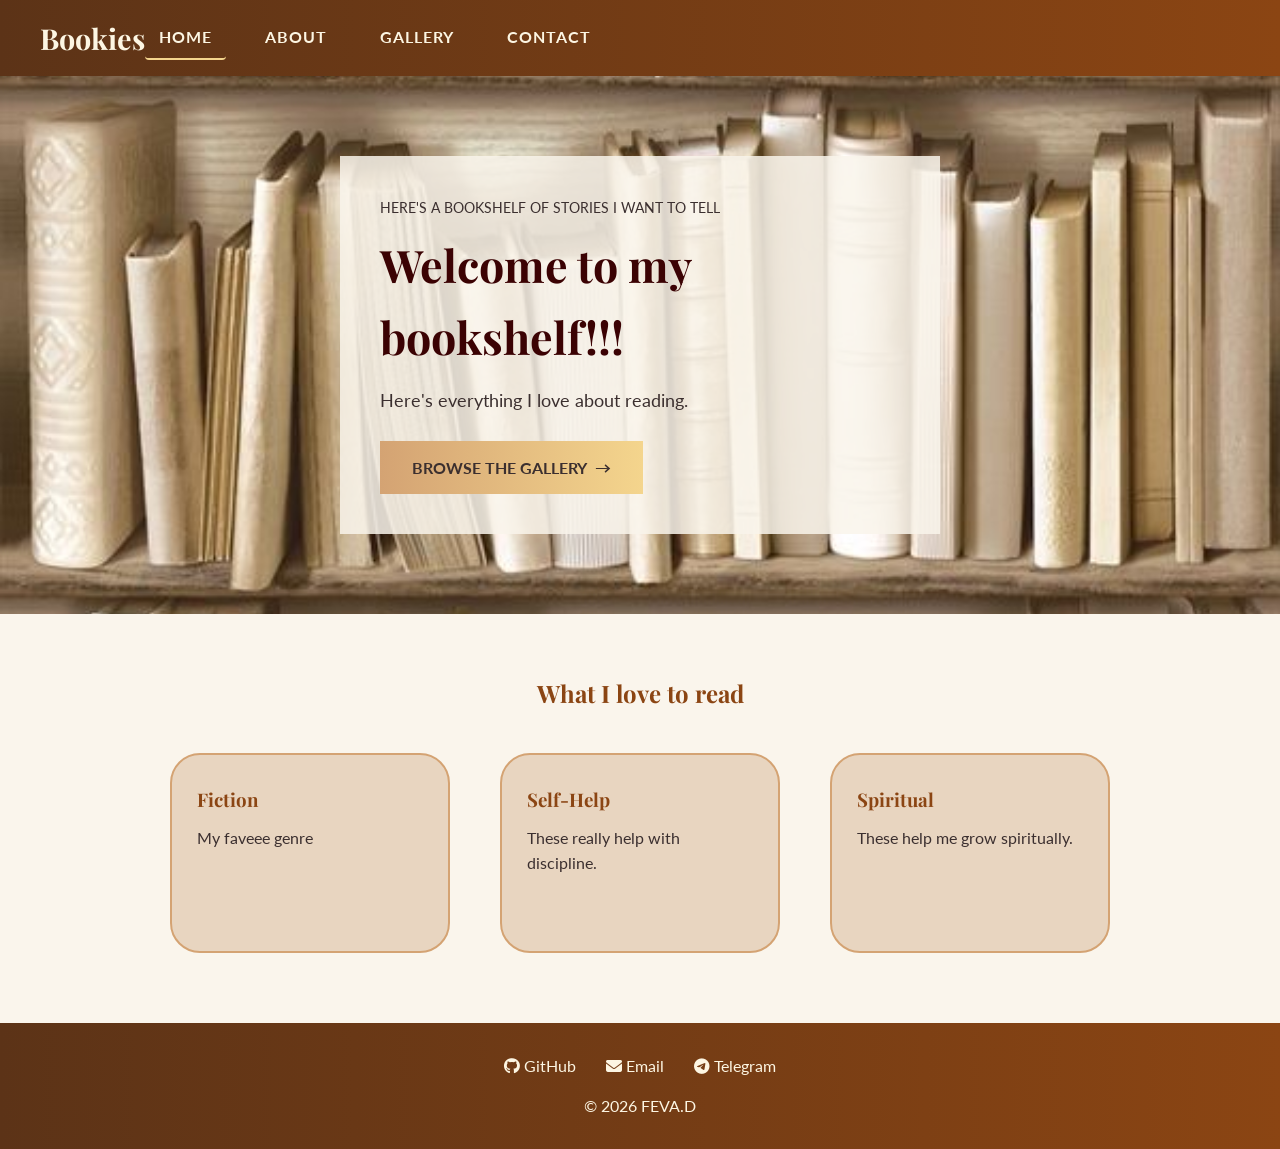
<file: index.html>
<!DOCTYPE html>
<html lang="en">
<head>
  <meta charset="UTF-8">
  <meta name="viewport" content="width=device-width, initial-scale=1.0">
  <title>Bookies</title>

  <!-- Google Fonts: Playfair Display (headings) + Lato (body text) -->
  <link rel="preconnect" href="https://fonts.googleapis.com">
  <link rel="preconnect" href="https://fonts.gstatic.com" crossorigin>
  <link href="https://fonts.googleapis.com/css2?family=Lato:wght@400;700&family=Playfair+Display:wght@400;700&display=swap" rel="stylesheet">
  <link rel="stylesheet" href="https://cdnjs.cloudflare.com/ajax/libs/font-awesome/6.4.0/css/all.min.css">

  <!-- Link to our CSS file -->
  <link rel="stylesheet" href="css/style.css">
</head>

<body>

  <!-- HEADER -->
  <header>
    <h1>Bookies</h1>
    <nav>
      <a href="index.html" class="active">Home</a>
      <a href="pages/about.html">About</a>
      <a href="pages/gallery.html">Gallery</a>
      <a href="pages/contact.html">Contact</a>
    </nav>
  </header>

  <!-- MAIN -->
  <main>

    <!-- HERO: big banner with a background image -->
    <section class="hero">
      <div class="hero-box">
        <p class="tagline">Here's a bookshelf of stories i want to tell</p>
        <h2>Welcome to my bookshelf!!!</h2>
        <p>Here's everything I love about reading.</p>
        <a href="pages/gallery.html" class="btn">Browse the gallery</a>
      </div>
    </section>

    <!-- FEATURES: three oval cards -->
    <section class="features">
      <h2>What I love to read</h2>

      <div class="card-row">

        <div class="card">
          <h3>Fiction</h3>
          <p>My faveee genre</p>
        </div>

        <div class="card">
          <h3>Self-Help</h3>
          <p>These really help with discipline.</p>
        </div>

        <div class="card">
          <h3>Spiritual</h3>
          <p>These help me grow spiritually.</p>
        </div>

      </div>
    </section>

  </main>

  <!-- FOOTER -->
  <footer>
    <div class="footer-links">
      <a href="https://github.com/fevendesta" target="_blank" title="Open my GitHub in a new tab"><i class="fa-brands fa-github"></i> GitHub</a>
      <a href="mailto:destafeven905@gmail.com" title="Send me an email"><i class="fa-solid fa-envelope"></i> Email</a>
      <a href="https://t.me/fevaDesta" target="_blank" title="Message me on Telegram"><i class="fa-brands fa-telegram"></i> Telegram</a>
    </div>
    <p>&copy; 2026 FEVA.D</p>
  </footer>

</body>
</html>
</file>
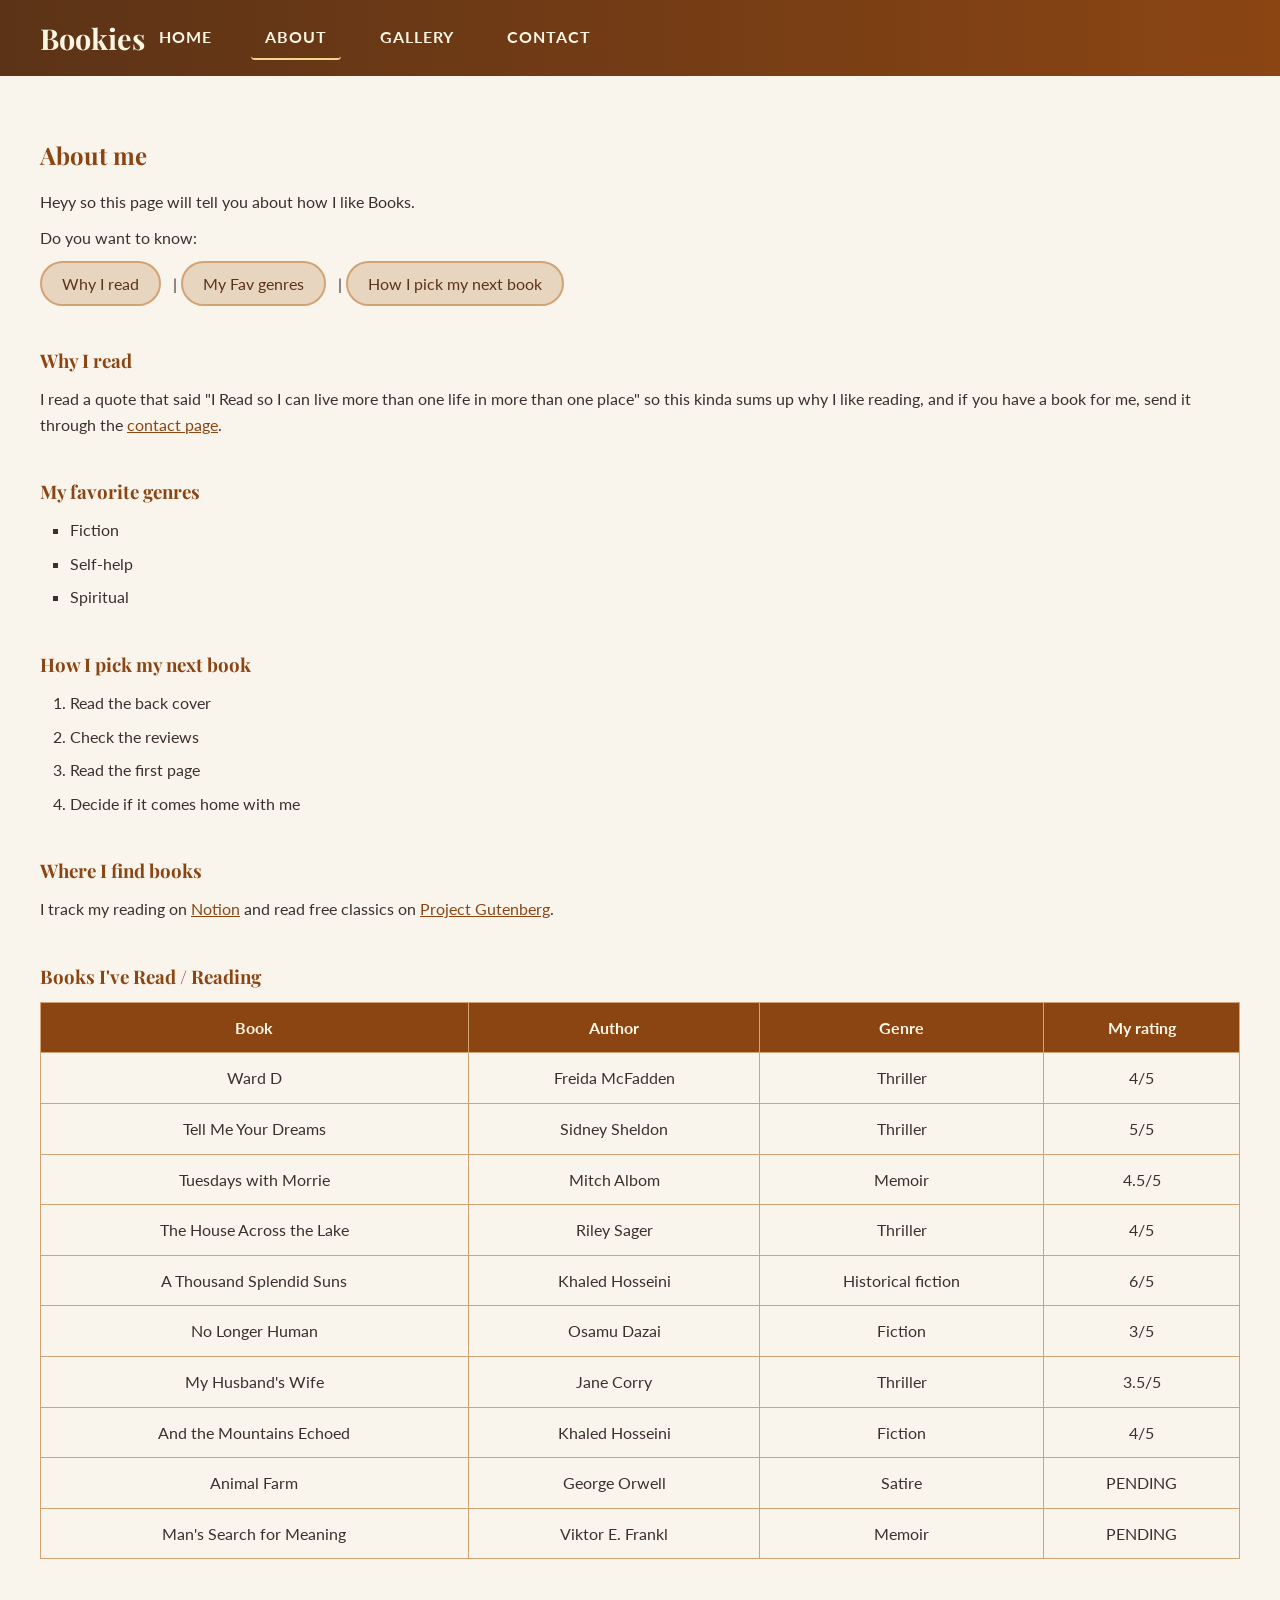
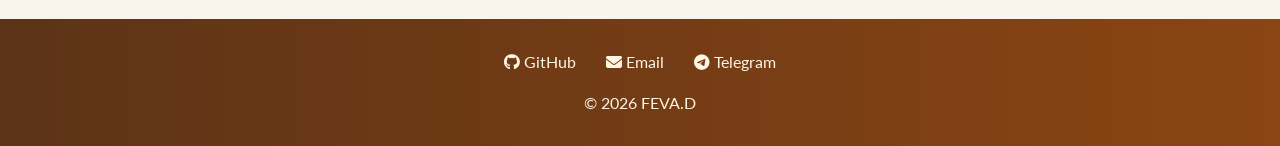
<file: about.html>
<!DOCTYPE html>
<html lang="en">
<head>
  <meta charset="UTF-8">
  <meta name="viewport" content="width=device-width, initial-scale=1.0">
  <title>About</title>

  <link rel="preconnect" href="https://fonts.googleapis.com">
  <link rel="preconnect" href="https://fonts.gstatic.com" crossorigin>
  <link href="https://fonts.googleapis.com/css2?family=Lato:wght@400;700&family=Playfair+Display:wght@400;700&display=swap" rel="stylesheet">
  <link rel="stylesheet" href="https://cdnjs.cloudflare.com/ajax/libs/font-awesome/6.4.0/css/all.min.css">
  <link rel="stylesheet" href="style.css">
</head>

<body>

  <!-- HEADER -->
  <header>
    <h1>Bookies</h1>
    <nav>
      <a href="index.html">Home</a>
      <a href="about.html" class="active">About</a>
      <a href="gallery.html">Gallery</a>
      <a href="contact.html">Contact</a>
    </nav>
  </header>

  <main class="about">

    <h2>About me</h2>
    <p>Heyy so this page will tell you about how I like Books.</p>

    <!-- Anchor navigation: these links jump to the sections below -->
    <p class="on-page">
      Do you want to know:<br>
      <a href="#why">Why I read</a> |
      <a href="#genres">My Fav genres</a> |
      <a href="#steps">How I pick my next book</a>
    </p>

    <section id="why">
      <h3>Why I read</h3>
      <p>I read a quote that said "I Read so I can live
        more than one life in more than one place" so this
        kinda sums up why I like reading, and if you have a book for me, send it through the <a href="contact.html">contact page</a>.</p>
    </section>

    <section id="genres">
      <h3>My favorite genres</h3>
      <!-- Unordered list -->
      <ul>
        <li>Fiction</li>
        <li>Self-help</li>
        <li>Spiritual</li>
      </ul>
    </section>

    <section id="steps">
      <h3>How I pick my next book</h3>
      <!-- Ordered list -->
      <ol>
        <li>Read the back cover</li>
        <li>Check the reviews</li>
        <li>Read the first page</li>
        <li>Decide if it comes home with me</li>
      </ol>
    </section>

    <section>
      <h3>Where I find books</h3>
      <p>
        I track my reading on
        <a href="https://app.notion.com/p/077f3e3b0f948333876d81e52f670a0e?v=8f9f3e3b0f9483f3889e08a5805845de" target="_blank" title="Open Notion in a new tab">Notion</a>
        and read free classics on
        <a href="https://www.gutenberg.org" target="_blank" title="Open Project Gutenberg in a new tab">Project Gutenberg</a>.
      </p>
    </section>

    <section>
      <h3>Books I've Read / Reading</h3>

      <table>
        <thead>
          <tr>
            <th>Book</th>
            <th>Author</th>
            <th>Genre</th>
            <th>My rating</th>
          </tr>
        </thead>
        <tbody>
          <tr>
            <td>Ward D</td>
            <td>Freida McFadden</td>
            <td>Thriller</td>
            <td>4/5</td>
          </tr>
          <tr>
            <td>Tell Me Your Dreams</td>
            <td>Sidney Sheldon</td>
            <td>Thriller</td>
            <td>5/5</td>
          </tr>
          <tr>
            <td>Tuesdays with Morrie</td>
            <td>Mitch Albom</td>
            <td>Memoir</td>
            <td>4.5/5</td>
          </tr>
          <tr>
            <td>The House Across the Lake</td>
            <td>Riley Sager</td>
            <td>Thriller</td>
            <td>4/5</td>
          </tr>
          <tr>
            <td>A Thousand Splendid Suns</td>
            <td>Khaled Hosseini</td>
            <td>Historical fiction</td>
            <td>6/5</td>
          </tr>
          <tr>
            <td>No Longer Human</td>
            <td>Osamu Dazai</td>
            <td>Fiction</td>
            <td>3/5</td>
          </tr>
          <tr>
            <td>My Husband's Wife</td>
            <td>Jane Corry</td>
            <td>Thriller</td>
            <td>3.5/5</td>
          </tr>
          <tr>
            <td>And the Mountains Echoed</td>
            <td>Khaled Hosseini</td>
            <td>Fiction</td>
            <td>4/5</td>
          </tr>
          <tr>
            <td>Animal Farm</td>
            <td>George Orwell</td>
            <td>Satire</td>
            <td>PENDING</td>
          </tr>
          <tr>
            <td>Man's Search for Meaning</td>
            <td>Viktor E. Frankl</td>
            <td>Memoir</td>
            <td>PENDING</td>
          </tr>
        </tbody>
      </table>
    </section>

  </main>

  <!-- FOOTER -->
  <footer>
    <div class="footer-links">
      <a href="https://github.com/fevendesta" target="_blank" title="Open my GitHub in a new tab"><i class="fa-brands fa-github"></i> GitHub</a>
      <a href="mailto:destafeven905@gmail.com" title="Send me an email"><i class="fa-solid fa-envelope"></i> Email</a>
      <a href="https://t.me/fevaDesta" target="_blank" title="Message me on Telegram"><i class="fa-brands fa-telegram"></i> Telegram</a>
    </div>
    <p>&copy; 2026 FEVA.D</p>
  </footer>

</body>
</html>
</file>
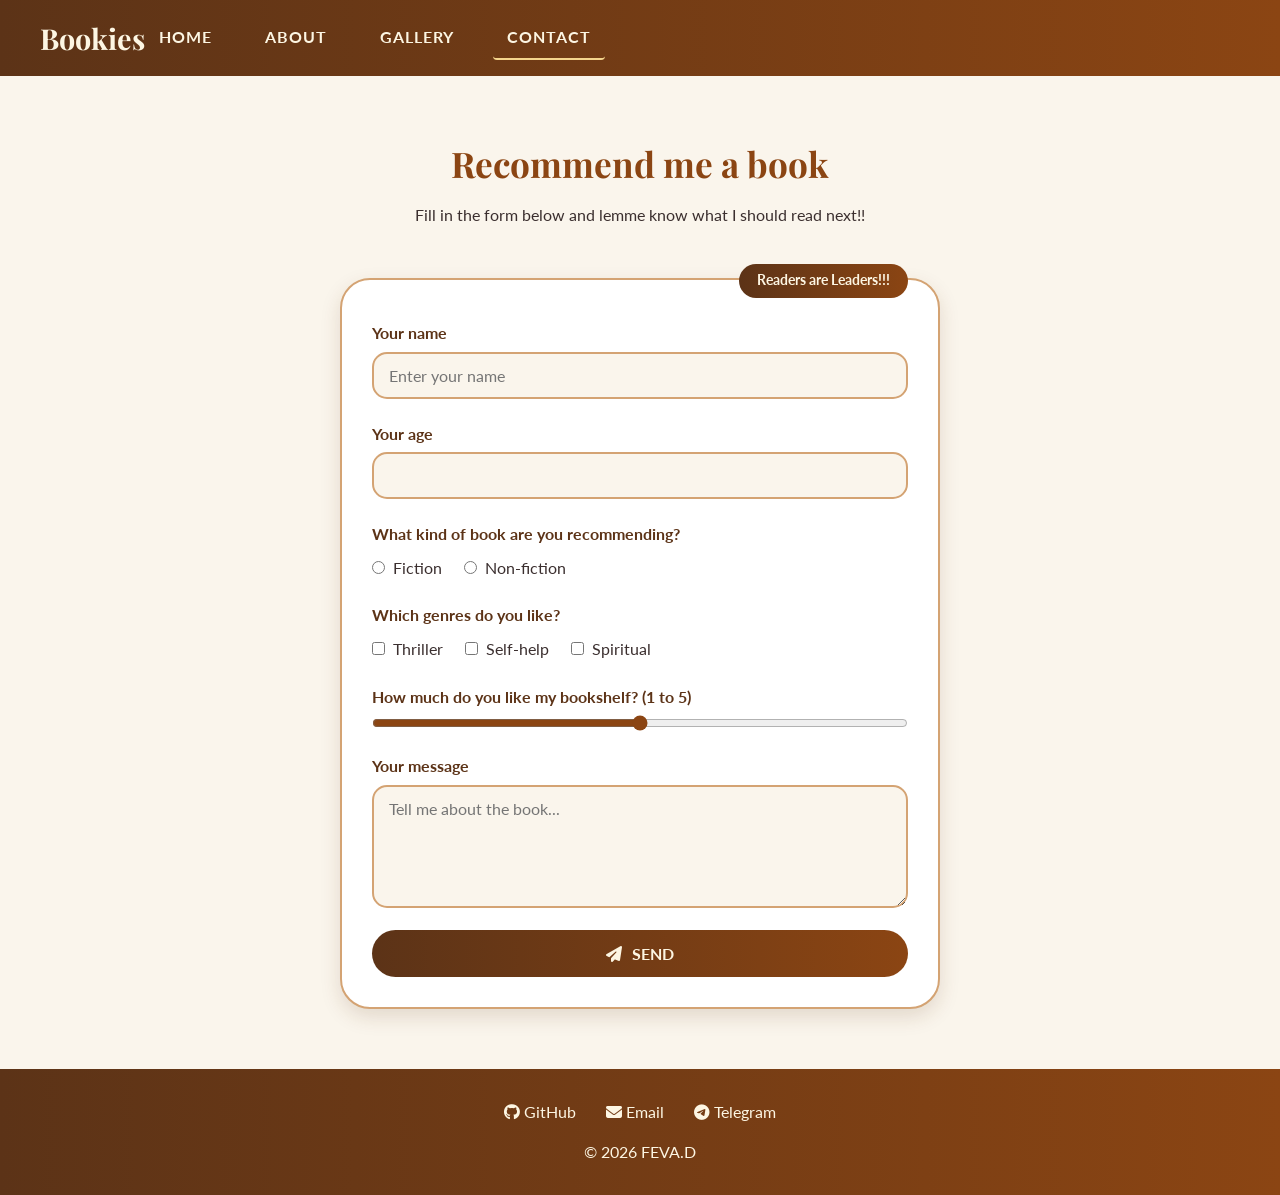
<file: contact.html>
<!DOCTYPE html>
<html lang="en">
<head>
  <meta charset="UTF-8">
  <meta name="viewport" content="width=device-width, initial-scale=1.0">
  <title>Contact</title>

  <link rel="preconnect" href="https://fonts.googleapis.com">
  <link rel="preconnect" href="https://fonts.gstatic.com" crossorigin>
  <link href="https://fonts.googleapis.com/css2?family=Lato:wght@400;700&family=Playfair+Display:wght@400;700&display=swap" rel="stylesheet">
  <link rel="stylesheet" href="https://cdnjs.cloudflare.com/ajax/libs/font-awesome/6.4.0/css/all.min.css">
  <link rel="stylesheet" href="style.css">
</head>

<body>

  <!-- HEADER -->
  <header>
    <h1>Bookies</h1>
    <nav>
      <a href="index.html">Home</a>
      <a href="about.html">About</a>
      <a href="gallery.html">Gallery</a>
      <a href="contact.html" class="active">Contact</a>
    </nav>
  </header>

  <!-- MAIN -->
  <main class="contact-page">

    <h2>Recommend me a book</h2>
    <p>Fill in the form below and lemme know what I should read next!!</p>

    <form action="#" method="post">

      <label for="name">Your name</label>
      <input type="text" id="name" name="name" placeholder="Enter your name" required>

      <label for="age">Your age</label>
      <input type="number" id="age" name="age" min="5" max="100" required>

      <p class="group-title">What kind of book are you recommending?</p>
      <div class="options">
        <input type="radio" id="fiction" name="type" value="fiction" required>
        <label for="fiction">Fiction</label>

        <input type="radio" id="nonfiction" name="type" value="nonfiction">
        <label for="nonfiction">Non-fiction</label>
      </div>

      <p class="group-title">Which genres do you like?</p>
      <div class="options">
        <input type="checkbox" id="thriller" name="genre" value="thriller">
        <label for="thriller">Thriller</label>

        <input type="checkbox" id="selfhelp" name="genre" value="selfhelp">
        <label for="selfhelp">Self-help</label>

        <input type="checkbox" id="spiritual" name="genre" value="spiritual">
        <label for="spiritual">Spiritual</label>
      </div>

      <!-- Range slider: satisfaction level -->
      <label for="rating">How much do you like my bookshelf? (1 to 5)</label>
      <input type="range" id="rating" name="rating" min="1" max="5" value="3">

      <label for="message">Your message</label>
      <textarea id="message" name="message" rows="5" placeholder="Tell me about the book..." required></textarea>

      <!-- Submit button -->
      <button type="submit"><i class="fa-solid fa-paper-plane"></i> Send</button>

    </form>

  </main>

  <!-- FOOTER -->
  <footer>
    <div class="footer-links">
      <a href="https://github.com/fevendesta" target="_blank" title="Open my GitHub in a new tab"><i class="fa-brands fa-github"></i> GitHub</a>
      <a href="mailto:destafeven905@gmail.com" title="Send me an email"><i class="fa-solid fa-envelope"></i> Email</a>
      <a href="https://t.me/fevaDesta" target="_blank" title="Message me on Telegram"><i class="fa-brands fa-telegram"></i> Telegram</a>
    </div>
    <p>&copy; 2026 FEVA.D</p>
  </footer>

</body>
</html>
</file>
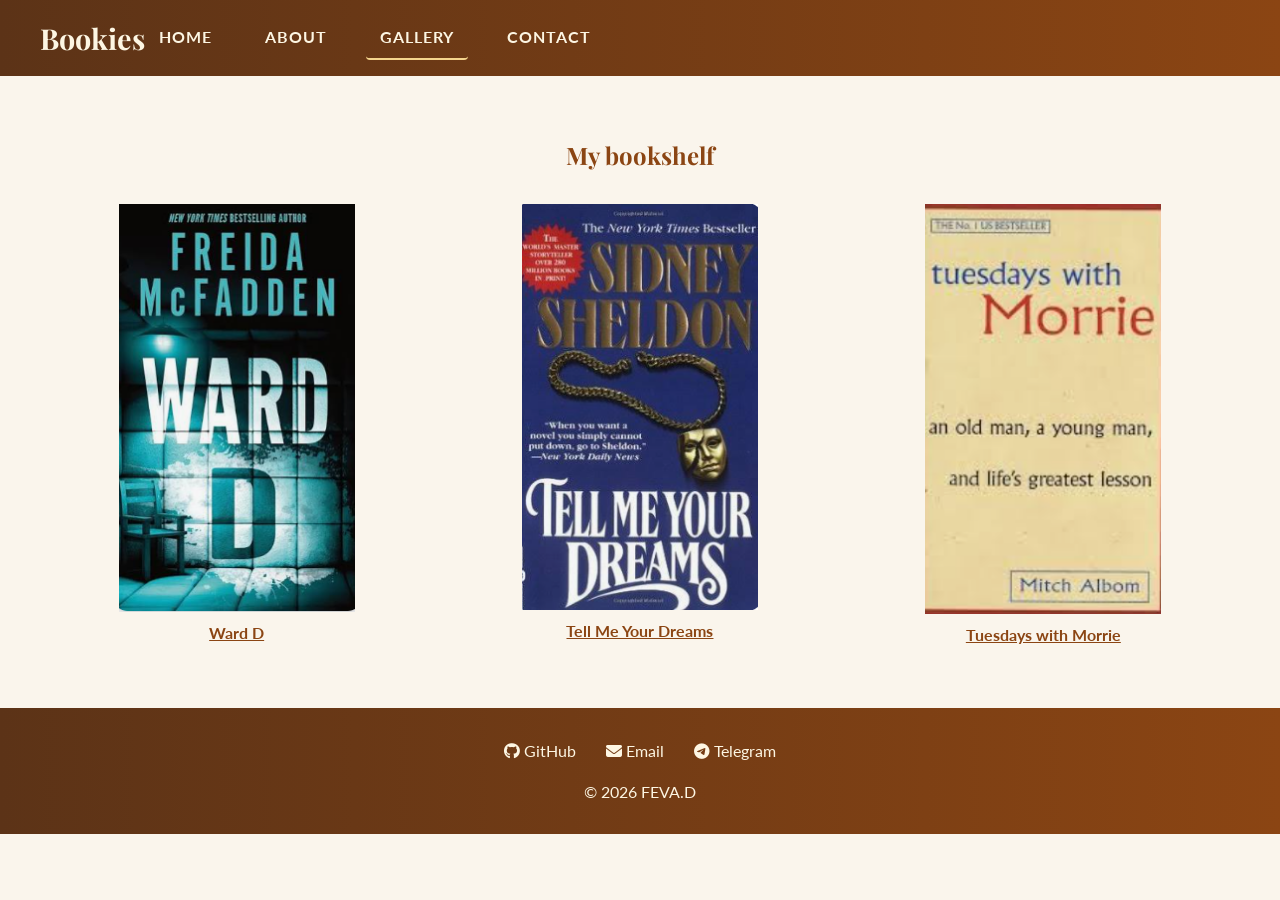
<file: gallery.html>
<!DOCTYPE html>
<html lang="en">
<head>
  <meta charset="UTF-8">
  <meta name="viewport" content="width=device-width, initial-scale=1.0">
  <title>Gallery</title>

  <link rel="preconnect" href="https://fonts.googleapis.com">
  <link rel="preconnect" href="https://fonts.gstatic.com" crossorigin>
  <link href="https://fonts.googleapis.com/css2?family=Lato:wght@400;700&family=Playfair+Display:wght@400;700&display=swap" rel="stylesheet">
  <link rel="stylesheet" href="https://cdnjs.cloudflare.com/ajax/libs/font-awesome/6.4.0/css/all.min.css">
  <link rel="stylesheet" href="style.css">
</head>

<body>

  <!-- HEADER -->
  <header>
    <h1>Bookies</h1>
    <nav>
      <a href="index.html">Home</a>
      <a href="about.html">About</a>
      <a href="gallery.html" class="active">Gallery</a>
      <a href="contact.html">Contact</a>
    </nav>
  </header>

  <!-- MAIN -->
  <main class="gallery-page">

    <h2>My bookshelf</h2>

    <!-- GRID: the covers sit in rows of 3 -->
    <div class="gallery">

      <div class="book">
        <img src="images/ward-d.png" alt="Ward D cover">
        <a href="https://www.goodreads.com/search?q=Ward+D+Freida+McFadden" target="_blank" title="View Ward D on Goodreads">Ward D</a>
      </div>

      <div class="book">
        <img src="images/tell-me-your-dreams.png" alt="Tell Me Your Dreams cover">
        <a href="https://www.goodreads.com/search?q=Tell+Me+Your+Dreams+Sidney+Sheldon" target="_blank" title="View Tell Me Your Dreams on Goodreads">Tell Me Your Dreams</a>
      </div>

      <div class="book">
        <img src="images/tuesdays-with-morrie.png" alt="Tuesdays with Morrie cover">
        <a href="https://www.goodreads.com/search?q=Tuesdays+with+Morrie" target="_blank" title="View Tuesdays with Morrie on Goodreads">Tuesdays with Morrie</a>
      </div>

    </div>

  </main>

  <!-- FOOTER -->
  <footer>
    <div class="footer-links">
      <a href="https://github.com/fevendesta" target="_blank" title="Open my GitHub in a new tab"><i class="fa-brands fa-github"></i> GitHub</a>
      <a href="mailto:destafeven905@gmail.com" title="Send me an email"><i class="fa-solid fa-envelope"></i> Email</a>
      <a href="https://t.me/fevaDesta" target="_blank" title="Message me on Telegram"><i class="fa-brands fa-telegram"></i> Telegram</a>
    </div>
    <p>&copy; 2026 FEVA.D</p>
  </footer>

</body>
</html>
</file>
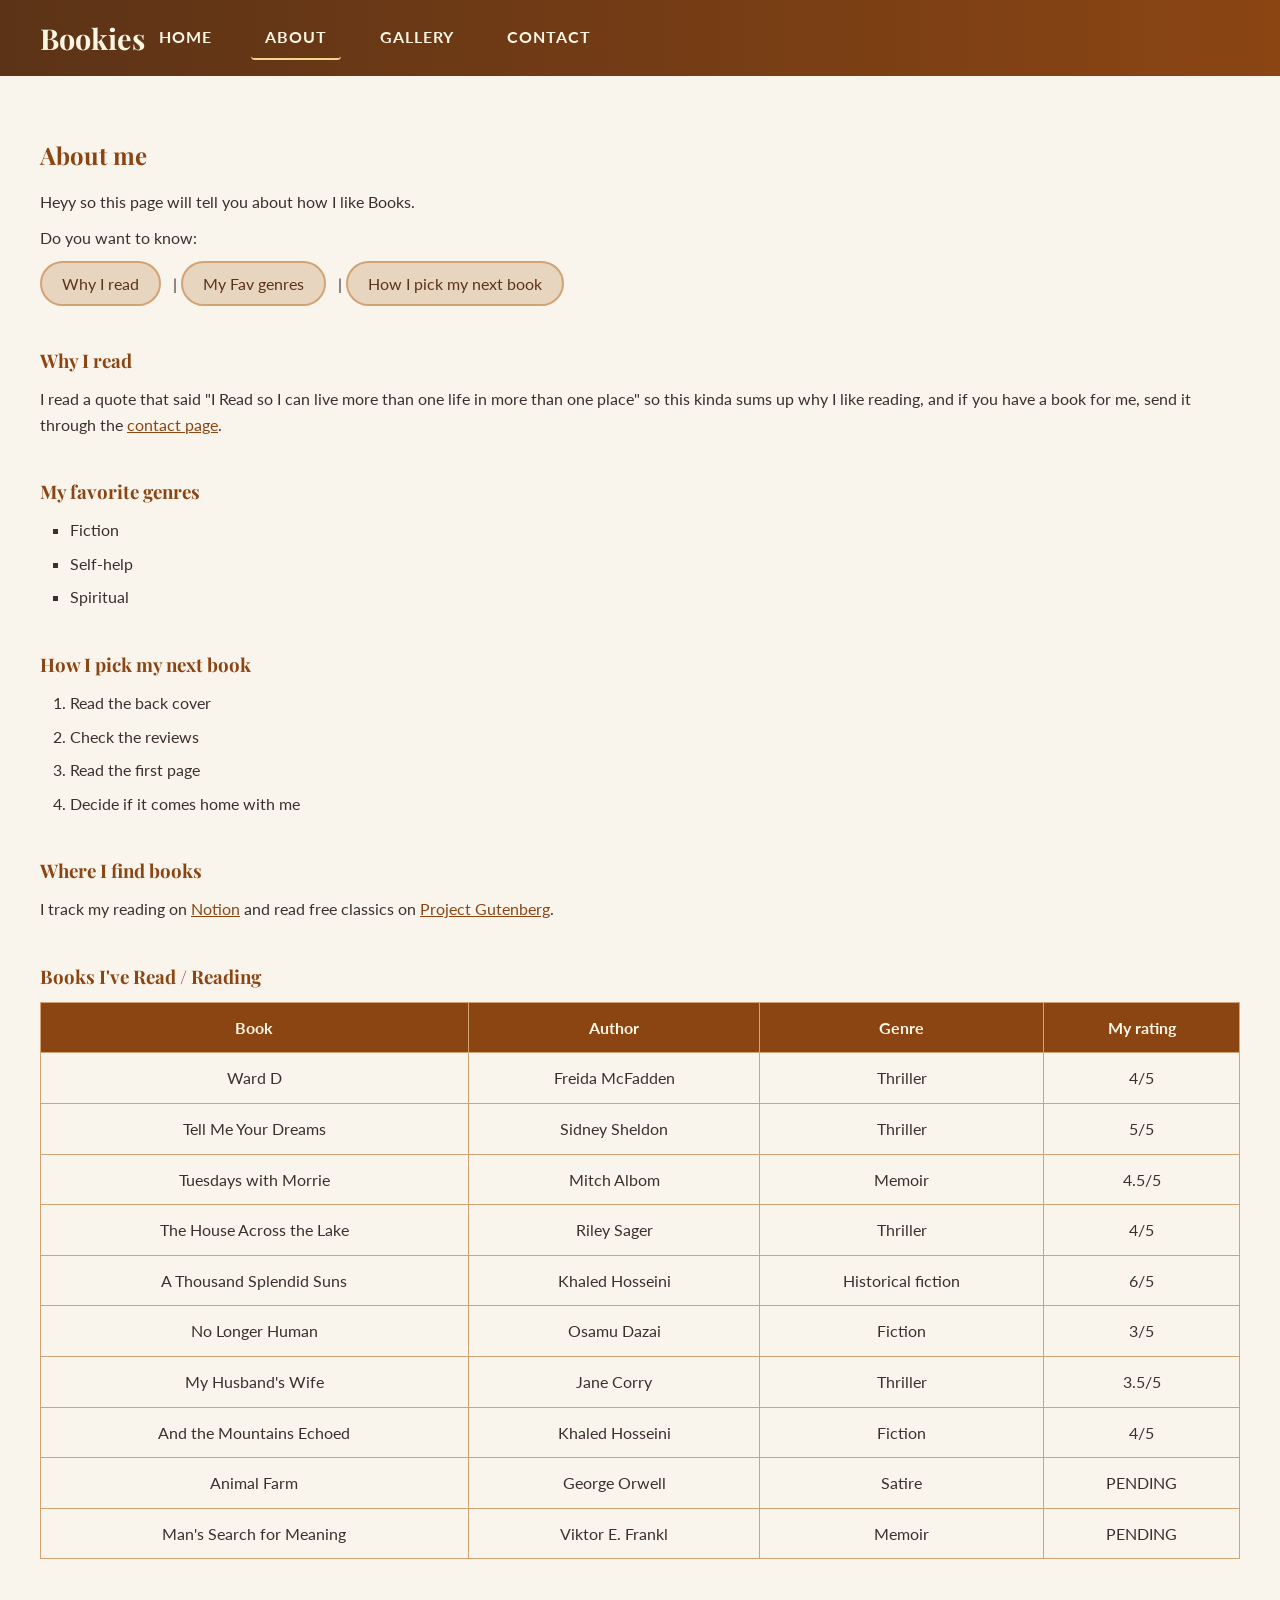
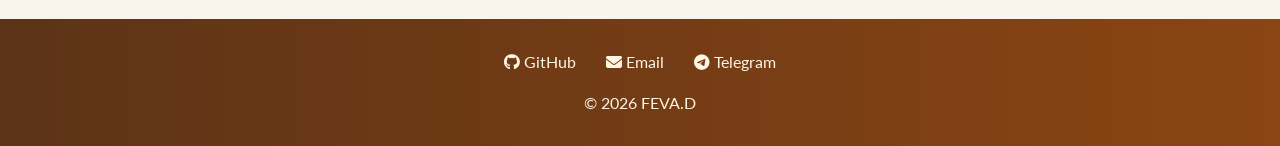
<file: pages/about.html>
<!DOCTYPE html>
<html lang="en">
<head>
  <meta charset="UTF-8">
  <meta name="viewport" content="width=device-width, initial-scale=1.0">
  <title>About</title>

  <link rel="preconnect" href="https://fonts.googleapis.com">
  <link rel="preconnect" href="https://fonts.gstatic.com" crossorigin>
  <link href="https://fonts.googleapis.com/css2?family=Lato:wght@400;700&family=Playfair+Display:wght@400;700&display=swap" rel="stylesheet">
  <link rel="stylesheet" href="https://cdnjs.cloudflare.com/ajax/libs/font-awesome/6.4.0/css/all.min.css">
  <link rel="stylesheet" href="../css/style.css">
</head>

<body>

  <!-- HEADER -->
  <header>
    <h1>Bookies</h1>
    <nav>
      <a href="../index.html">Home</a>
      <a href="about.html" class="active">About</a>
      <a href="gallery.html">Gallery</a>
      <a href="contact.html">Contact</a>
    </nav>
  </header>

  <main class="about">

    <h2>About me</h2>
    <p>Heyy so this page will tell you about how I like Books.</p>

    <!-- Anchor navigation: these links jump to the sections below -->
    <p class="on-page">
      Do you want to know:<br>
      <a href="#why">Why I read</a> |
      <a href="#genres">My Fav genres</a> |
      <a href="#steps">How I pick my next book</a>
    </p>

    <section id="why">
      <h3>Why I read</h3>
      <p>I read a quote that said "I Read so I can live 
        more than one life in more than one place" so this
        kinda sums up why I like reading, and if you have a book for me, send it through the <a href="contact.html">contact page</a>.</p>
    </section>

    <section id="genres">
      <h3>My favorite genres</h3>
      <!-- Unordered list -->
      <ul>
        <li>Fiction</li>
        <li>Self-help</li>
        <li>Spiritual</li>
      </ul>
    </section>

    <section id="steps">
      <h3>How I pick my next book</h3>
      <!-- Ordered list -->
      <ol>
        <li>Read the back cover</li>
        <li>Check the reviews</li>
        <li>Read the first page</li>
        <li>Decide if it comes home with me</li>
      </ol>
    </section>

    <section>
      <h3>Where I find books</h3>
      <p>
        I track my reading on
        <a href="https://app.notion.com/p/077f3e3b0f948333876d81e52f670a0e?v=8f9f3e3b0f9483f3889e08a5805845de" target="_blank" title="Open Notion in a new tab">Notion</a>
        and read free classics on
        <a href="https://www.gutenberg.org" target="_blank" title="Open Project Gutenberg in a new tab">Project Gutenberg</a>.
      </p>
    </section>

    <section>
      <h3>Books I've Read / Reading</h3>

      <table>
        <thead>
          <tr>
            <th>Book</th>
            <th>Author</th>
            <th>Genre</th>
            <th>My rating</th>
          </tr>
        </thead>
        <tbody>
          <tr>
            <td>Ward D</td>
            <td>Freida McFadden</td>
            <td>Thriller</td>
            <td>4/5</td>
          </tr>
          <tr>
            <td>Tell Me Your Dreams</td>
            <td>Sidney Sheldon</td>
            <td>Thriller</td>
            <td>5/5</td>
          </tr>
          <tr>
            <td>Tuesdays with Morrie</td>
            <td>Mitch Albom</td>
            <td>Memoir</td>
            <td>4.5/5</td>
          </tr>
          <tr>
            <td>The House Across the Lake</td>
            <td>Riley Sager</td>
            <td>Thriller</td>
            <td>4/5</td>
          </tr>
          <tr>
            <td>A Thousand Splendid Suns</td>
            <td>Khaled Hosseini</td>
            <td>Historical fiction</td>
            <td>6/5</td>
          </tr>
          <tr>
            <td>No Longer Human</td>
            <td>Osamu Dazai</td>
            <td>Fiction</td>
            <td>3/5</td>
          </tr>
          <tr>
            <td>My Husband's Wife</td>
            <td>Jane Corry</td>
            <td>Thriller</td>
            <td>3.5/5</td>
          </tr>
          <tr>
            <td>And the Mountains Echoed</td>
            <td>Khaled Hosseini</td>
            <td>Fiction</td>
            <td>4/5</td>
          </tr>
          <tr>
            <td>Animal Farm</td>
            <td>George Orwell</td>
            <td>Satire</td>
            <td>PENDING</td>
          </tr>
          <tr>
            <td>Man's Search for Meaning</td>
            <td>Viktor E. Frankl</td>
            <td>Memoir</td>
            <td>PENDING</td>
          </tr>
        </tbody>
      </table>
    </section>

  </main>

  <!-- FOOTER -->
  <footer>
    <div class="footer-links">
      <a href="https://github.com/fevendesta" target="_blank" title="Open my GitHub in a new tab"><i class="fa-brands fa-github"></i> GitHub</a>
      <a href="mailto:destafeven905@gmail.com" title="Send me an email"><i class="fa-solid fa-envelope"></i> Email</a>
      <a href="https://t.me/fevaDesta" target="_blank" title="Message me on Telegram"><i class="fa-brands fa-telegram"></i> Telegram</a>
    </div>
    <p>&copy; 2026 FEVA.D</p>
  </footer>

</body>
</html>
</file>
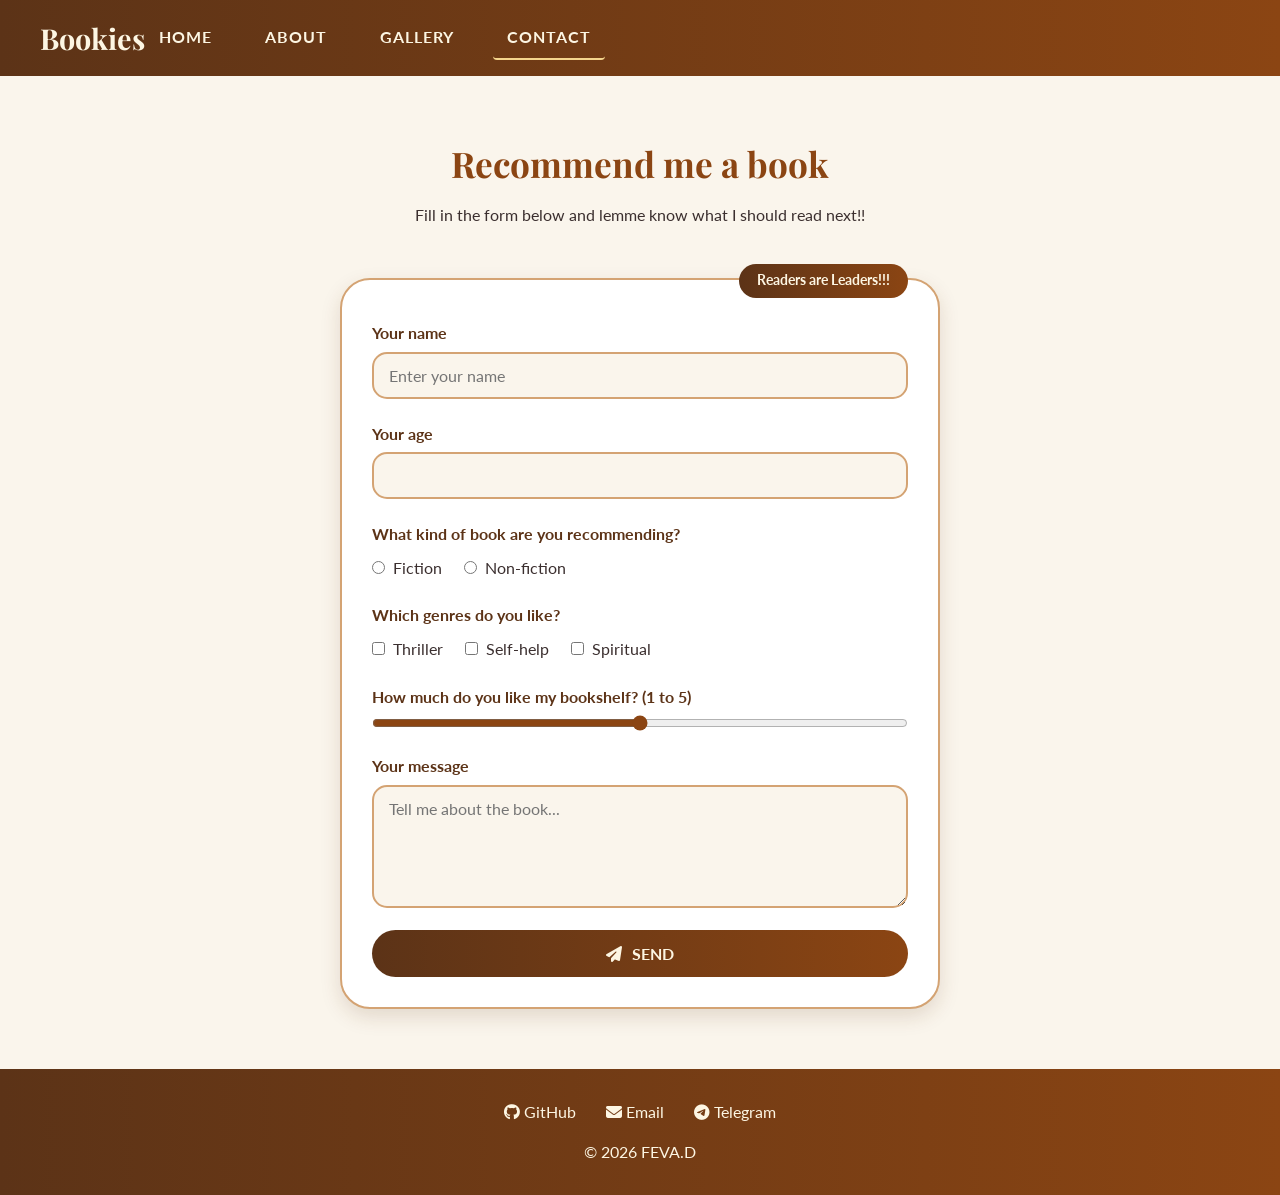
<file: pages/contact.html>
<!DOCTYPE html>
<html lang="en">
<head>
  <meta charset="UTF-8">
  <meta name="viewport" content="width=device-width, initial-scale=1.0">
  <title>Contact</title>

  <link rel="preconnect" href="https://fonts.googleapis.com">
  <link rel="preconnect" href="https://fonts.gstatic.com" crossorigin>
  <link href="https://fonts.googleapis.com/css2?family=Lato:wght@400;700&family=Playfair+Display:wght@400;700&display=swap" rel="stylesheet">
  <link rel="stylesheet" href="https://cdnjs.cloudflare.com/ajax/libs/font-awesome/6.4.0/css/all.min.css">
  <link rel="stylesheet" href="../css/style.css">
</head>

<body>

  <!-- HEADER -->
  <header>
    <h1>Bookies</h1>
    <nav>
      <a href="../index.html">Home</a>
      <a href="about.html">About</a>
      <a href="gallery.html">Gallery</a>
      <a href="contact.html" class="active">Contact</a>
    </nav>
  </header>

  <!-- MAIN -->
  <main class="contact-page">

    <h2>Recommend me a book</h2>
    <p>Fill in the form below and lemme know what I should read next!!</p>

    <form action="#" method="post">

      <label for="name">Your name</label>
      <input type="text" id="name" name="name" placeholder="Enter your name" required>

      <label for="age">Your age</label>
      <input type="number" id="age" name="age" min="5" max="100" required>

      <p class="group-title">What kind of book are you recommending?</p>
      <div class="options">
        <input type="radio" id="fiction" name="type" value="fiction" required>
        <label for="fiction">Fiction</label>

        <input type="radio" id="nonfiction" name="type" value="nonfiction">
        <label for="nonfiction">Non-fiction</label>
      </div>

      <p class="group-title">Which genres do you like?</p>
      <div class="options">
        <input type="checkbox" id="thriller" name="genre" value="thriller">
        <label for="thriller">Thriller</label>

        <input type="checkbox" id="selfhelp" name="genre" value="selfhelp">
        <label for="selfhelp">Self-help</label>

        <input type="checkbox" id="spiritual" name="genre" value="spiritual">
        <label for="spiritual">Spiritual</label>
      </div>

      <!-- Range slider: satisfaction level -->
      <label for="rating">How much do you like my bookshelf? (1 to 5)</label>
      <input type="range" id="rating" name="rating" min="1" max="5" value="3">

      <label for="message">Your message</label>
      <textarea id="message" name="message" rows="5" placeholder="Tell me about the book..." required></textarea>

      <!-- Submit button -->
      <button type="submit"><i class="fa-solid fa-paper-plane"></i> Send</button>

    </form>

  </main>

  <!-- FOOTER -->
  <footer>
    <div class="footer-links">
      <a href="https://github.com/fevendesta" target="_blank" title="Open my GitHub in a new tab"><i class="fa-brands fa-github"></i> GitHub</a>
      <a href="mailto:destafeven905@gmail.com" title="Send me an email"><i class="fa-solid fa-envelope"></i> Email</a>
      <a href="https://t.me/fevaDesta" target="_blank" title="Message me on Telegram"><i class="fa-brands fa-telegram"></i> Telegram</a>
    </div>
    <p>&copy; 2026 FEVA.D</p>
  </footer>

</body>
</html>
</file>
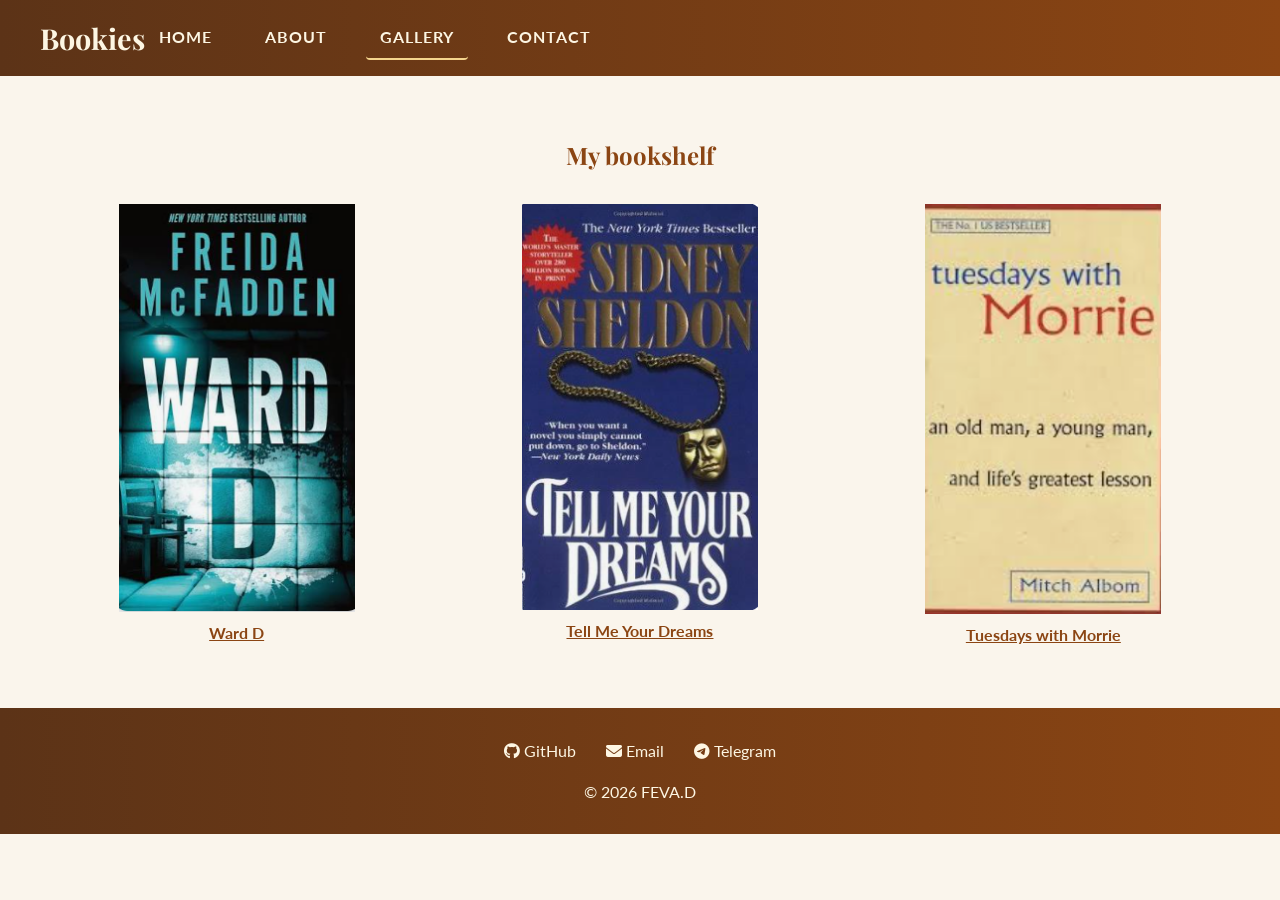
<file: pages/gallery.html>
<!DOCTYPE html>
<html lang="en">
<head>
  <meta charset="UTF-8">
  <meta name="viewport" content="width=device-width, initial-scale=1.0">
  <title>Gallery</title>

  <link rel="preconnect" href="https://fonts.googleapis.com">
  <link rel="preconnect" href="https://fonts.gstatic.com" crossorigin>
  <link href="https://fonts.googleapis.com/css2?family=Lato:wght@400;700&family=Playfair+Display:wght@400;700&display=swap" rel="stylesheet">
  <link rel="stylesheet" href="https://cdnjs.cloudflare.com/ajax/libs/font-awesome/6.4.0/css/all.min.css">
  <link rel="stylesheet" href="../css/style.css">
</head>

<body>

  <!-- HEADER -->
  <header>
    <h1>Bookies</h1>
    <nav>
      <a href="../index.html">Home</a>
      <a href="about.html">About</a>
      <a href="gallery.html" class="active">Gallery</a>
      <a href="contact.html">Contact</a>
    </nav>
  </header>

  <!-- MAIN -->
  <main class="gallery-page">

    <h2>My bookshelf</h2>

    <!-- GRID: the covers sit in rows of 3 -->
    <div class="gallery">

      <div class="book">
        <img src="../images/ward-d.png" alt="Ward D cover">
        <a href="https://www.goodreads.com/search?q=Ward+D+Freida+McFadden" target="_blank" title="View Ward D on Goodreads">Ward D</a>
      </div>

      <div class="book">
        <img src="../images/tell-me-your-dreams.png" alt="Tell Me Your Dreams cover">
        <a href="https://www.goodreads.com/search?q=Tell+Me+Your+Dreams+Sidney+Sheldon" target="_blank" title="View Tell Me Your Dreams on Goodreads">Tell Me Your Dreams</a>
      </div>

      <div class="book">
        <img src="../images/tuesdays-with-morrie.png" alt="Tuesdays with Morrie cover">
        <a href="https://www.goodreads.com/search?q=Tuesdays+with+Morrie" target="_blank" title="View Tuesdays with Morrie on Goodreads">Tuesdays with Morrie</a>
      </div>

    </div>

  </main>

  <!-- FOOTER -->
  <footer>
    <div class="footer-links">
      <a href="https://github.com/fevendesta" target="_blank" title="Open my GitHub in a new tab"><i class="fa-brands fa-github"></i> GitHub</a>
      <a href="mailto:destafeven905@gmail.com" title="Send me an email"><i class="fa-solid fa-envelope"></i> Email</a>
      <a href="https://t.me/fevaDesta" target="_blank" title="Message me on Telegram"><i class="fa-brands fa-telegram"></i> Telegram</a>
    </div>
    <p>&copy; 2026 FEVA.D</p>
  </footer>

</body>
</html>
</file>
<file: css/style.css>
/* home page */
* {
  margin: 0;
  padding: 0;
  box-sizing: border-box; /* padding and border stay inside the width */
}

/* base style: Lato for body text, Playfair Display for headings */
body {
  font-family: "Lato", Arial, sans-serif;
  font-size: 1rem;
  line-height: 1.6; /* space between lines */
  color: #3b2f2f; /* text color #1: dark brown */
  background-color: #faf5ec;
}

h1, h2, h3 {
  font-family: "Playfair Display", Georgia, serif;
  font-weight: 700;
  color: #8b4513; /* text color #2: warm brown */
}

/* header and navigation */
header {
  display: flex;
  align-items: center; /* vertically centers my items */
  padding: 15px 40px;
  background: linear-gradient(to right, #5c3317, #8b4513);
  position: sticky;
  top: 0; /* stays at the top when scrolling */
  z-index: 100;
}

header h1 {
  color: #fdf6e3;
  font-size: 1.8rem;
}

nav {
  display: flex;
  gap: 25px;
}

nav a {
  text-decoration: none; /* removes the underline */
  text-transform: uppercase;
  font-weight: 700;
  letter-spacing: 1px;
  padding: 8px 14px;
  border-radius: 4px;
  transition: background-color 0.3s ease, color 0.3s ease;
}

/* link states */
nav a:link {
  color: #fdf6e3;
}
nav a:visited {
  color: #fdf6e3;
}
nav a:hover {
  background-color: #f4d58d;
  color: #5c3317;
}
nav a:active {
  background-color: #d4a373;
  color: #ffffff;
}

nav a.active {
  border-bottom: 2px solid #f4d58d; /* shows which page I'm on */
}

/* hero (picture section) */
.hero {
  background-image: url("../images/hero.jpg"); /* ../ goes up out of the css folder */
  background-repeat: no-repeat;
  background-size: cover;
  background-position: center;
  padding: 80px 20px; /* gives the section its height */
}

.hero-box {
  max-width: 600px;
  margin: 0 auto; /* centers the panel */
  padding: 40px;
  background-color: rgba(250, 245, 236, 0.85); /* see-through cream panel */
  text-align: left;
}

.hero .tagline {
  font-size: 0.9rem;
  text-transform: uppercase;
  margin-bottom: 10px;
}

.hero h2 {
  color: #3b0203; /* dark red-brown */
  font-size: 2.8rem;
  margin-bottom: 15px;
}

.hero p {
  color: #3b2f2f;
  font-size: 1.1rem;
  margin-bottom: 25px;
}

/* button: a link styled like a button */
.btn {
  display: inline-block; /* flows like text, but accepts padding */
  padding: 14px 32px;
  background: linear-gradient(to right, #d4a373, #f4d58d);
  color: #3b2f2f;
  text-decoration: none;
  text-transform: uppercase;
  font-weight: 700;
  transition: background 0.3s ease, color 0.3s ease;
}

.btn:hover {
  background: #5c3317;
  color: #fdf6e3;
}

.btn::after {
  content: "→"; /* arrow after the button text */
  margin-left: 8px;
}

/* cards (What I love to read) */
.features {
  padding: 60px 40px;
  text-align: center;
}

.features h2 {
  margin-bottom: 30px;
}

.card-row {
  display: flex; /* puts the cards in a row */
  justify-content: center; /* main axis */
  align-items: center; /* cross axis */
  gap: 30px;
}

.card {
  position: relative;
  width: 280px;
  height: 200px;
  padding: 30px 25px;
  margin: 10px;
  border: 2px solid #d4a373;
  border-radius: 30px; /* oval, rounded corners */
  background-color: #e8d5c0;
  text-align: left;
  transition: transform 0.3s ease;
}

.card h3 {
  margin-bottom: 10px;
}

.card:hover {
  transform: scale(1.05); /* grows on hover */
  outline: 3px solid #f4d58d;
}

/* hero text slides in */
@keyframes slideDown {
  from {
    opacity: 0;
    transform: translateY(-40px); /* starts 40px above */
  }
  to {
    opacity: 1;
    transform: translateY(0);
  }
}

.hero h2 {
  animation: slideDown 1s ease;
}

.hero p {
  animation: slideDown 1s ease 0.5s both; /* starts half a second later */
}

/* footer */
footer {
  padding: 30px 40px;
  background: linear-gradient(to right, #5c3317, #8b4513);
  color: #fdf6e3;
  text-align: center;
}

.footer-links {
  display: flex;
  justify-content: center;
  gap: 30px;
  margin-bottom: 15px;
}

footer a {
  color: #fdf6e3;
  text-decoration: none;
  transition: color 0.3s ease;
}

footer a:hover {
  color: #f4d58d;
}


/* the  about page */
.about {
  padding: 60px 40px;
}

.about h2 {
  margin-bottom: 15px;
}

.about p {
  margin-bottom: 10px; /* the reset removed paragraph spacing */
}

.about section {
  margin-top: 40px;
  scroll-margin-top: 90px; /* keeps titles clear of the sticky header */
}

.about h3 {
  margin-bottom: 10px;
}

.about ul {
  list-style-type: square;
  padding-left: 30px; /* the reset removed the indent */
}

.about ol {
  list-style-type: decimal;
  padding-left: 30px;
}

.about li {
  margin-bottom: 8px;
}

/* about links: L, V, H, A */
.about a:link {
  color: #8b4513;
}
.about a:visited {
  color: #5c3317;
}
.about a:hover {
  color: #d4a373;
  text-decoration: none;
}
.about a:active {
  color: #3b2f2f;
}

.about p a {
  display: inline; /* links stay inline with the text */
}

/* "jump to" links as oval boxes */
.about .on-page a {
  display: inline-block;
  margin: 10px 8px 0 0;
  padding: 8px 20px;
  border: 2px solid #d4a373;
  border-radius: 30px; /* the oval shape */
  background-color: #e8d5c0;
  text-decoration: none;
  transition: background-color 0.3s ease, color 0.3s ease;
}

.about .on-page a:link {
  color: #5c3317;
}
.about .on-page a:visited {
  color: #5c3317;
}
.about .on-page a:hover {
  background-color: #8b4513;
  color: #fdf6e3;
}
.about .on-page a:active {
  background-color: #5c3317;
  color: #ffffff;
}

/* table */
table {
  width: 100%;
  border-collapse: collapse; /* merges cell borders into one line */
}

th, td {
  padding: 12px 15px;
  border: 1px solid #d4a373;
  text-align: center;
}

thead th {
  background-color: #8b4513;
  color: #fdf6e3;
}


/* gallery page */
.gallery-page {
  padding: 60px 40px;
  text-align: center;
}

.gallery-page h2 {
  margin-bottom: 30px;
}

.gallery {
  display: grid;
  grid-template-columns: repeat(3, 1fr); /* puts the pics in 3 equal columns */
  gap: 10px;
}

.book img {
  display: block;
  width: 60%;
  margin: 0 auto; /* centers the image */
}

.book a {
  display: inline-block;
  margin-top: 8px;
  font-weight: 700;
  color: #8b4513;
  transition: color 0.3s ease;
}

.book a:hover {
  color: #d4a373;
}


/* contact page */
.contact-page {
  padding: 60px 40px;
  text-align: center;
}

.contact-page h2 {
  margin-bottom: 10px;
  font-size: 2.2rem;
}

.contact-page p {
  margin-bottom: 10px;
}

form {
  position: relative; /* reference point for the badge */
  max-width: 600px;
  margin: 50px auto 0; /* centered on the page */
  padding: 40px 30px 30px;
  background-color: #ffffff;
  border: 2px solid #d4a373;
  border-radius: 30px;
  box-shadow: 0 8px 20px rgba(92, 51, 23, 0.15);
  text-align: left;
}

/* badge on the form corner (absolute inside relative) */
form::before {
  content: "Readers are Leaders!!!";
  position: absolute;
  top: -16px;
  right: 30px;
  z-index: 2; /* sits above the form border */
  background: linear-gradient(to right, #5c3317, #8b4513);
  color: #fdf6e3;
  padding: 6px 18px;
  border-radius: 20px;
  font-size: 0.85rem;
  font-weight: 700;
}

form > label {
  display: block; /* one label per line */
  margin-bottom: 6px;
  font-weight: 700;
  color: #5c3317;
}

.contact-page .group-title {
  margin-bottom: 8px;
  font-weight: 700;
  color: #5c3317;
}

input[type="text"],
input[type="number"],
textarea {
  display: block;
  width: 100%;
  padding: 12px 15px;
  margin-bottom: 22px;
  border: 2px solid #d4a373;
  border-radius: 15px;
  background-color: #faf5ec;
  font-family: "Lato", Arial, sans-serif; /* fields don't inherit the font by default */
  font-size: 1rem;
  color: #3b2f2f;
  transition: border-color 0.3s ease, background-color 0.3s ease, box-shadow 0.3s ease;
}

textarea {
  resize: vertical; /* can only stretch up and down */
}

input[type="text"]:hover,
input[type="number"]:hover,
textarea:hover {
  border-color: #8b4513;
}

input[type="text"]:focus,
input[type="number"]:focus,
textarea:focus {
  outline: none;
  border-color: #5c3317;
  background-color: #ffffff;
  box-shadow: 0 0 0 4px rgba(212, 163, 115, 0.4); /* glow ring when clicked into */
}

.options {
  margin-bottom: 22px;
}

.options input {
  accent-color: #8b4513; /* brown radios and checkboxes */
  margin-right: 4px;
}

.options label {
  display: inline-block;
  margin-right: 18px;
  cursor: pointer;
}

input[type="range"] {
  display: block;
  width: 100%;
  margin-bottom: 22px;
  accent-color: #8b4513;
}

button {
  display: block;
  width: 100%;
  padding: 14px 30px;
  border: none;
  border-radius: 30px;
  background: linear-gradient(to right, #5c3317, #8b4513);
  color: #fdf6e3;
  font-family: "Lato", Arial, sans-serif;
  font-size: 1rem;
  font-weight: 700;
  text-transform: uppercase;
  cursor: pointer;
  transition: transform 0.3s ease, box-shadow 0.3s ease;
}

button i {
  margin-right: 6px; /* space between icon and text */
}

button:hover {
  transform: scale(1.03);
  box-shadow: 0 6px 14px rgba(92, 51, 23, 0.3);
}


/* for tablets */
@media screen and (max-width: 1024px) {
  header {
    padding: 15px 25px;
  }

  .hero h2 {
    font-size: 2.2rem; /* smaller heading */
  }

  .card-row {
    flex-wrap: wrap; /* cards drop to a new line */
  }

  .gallery {
    grid-template-columns: repeat(2, 1fr); /* 2 columns instead of 3 */
  }
}

/* for phones */
@media screen and (max-width: 600px) {
  header {
    flex-direction: column; /* name above the nav */
    gap: 10px;
  }

  nav {
    flex-wrap: wrap;
    justify-content: center;
    gap: 10px;
  }

  .hero {
    padding: 40px 15px;
  }

  .hero-box {
    padding: 25px;
  }

  .hero h2 {
    font-size: 1.8rem;
  }

  .hero .tagline {
    display: none; /* hidden on small screens */
  }

  .features,
  .about,
  .gallery-page,
  .contact-page {
    padding: 40px 20px;
  }

  .card-row {
    flex-direction: column; /* cards stack */
  }

  .card {
    width: 100%;
    height: auto;
  }

  .gallery {
    grid-template-columns: 1fr; /* 1 column */
  }

  .book img {
    width: 100%;
  }

  th, td {
    padding: 8px 6px;
    font-size: 0.85rem; /* the table fits on small screens */
  }

  form {
    padding: 35px 20px 25px;
  }

  .footer-links {
    flex-direction: column; /* footer links stack */
    gap: 10px;
  }
}
</file>
<file: style.css>
/* home page */
* {
  margin: 0;
  padding: 0;
  box-sizing: border-box; /* padding and border stay inside the width */
}

/* base style: Lato for body text, Playfair Display for headings */
body {
  font-family: "Lato", Arial, sans-serif;
  font-size: 1rem;
  line-height: 1.6; /* space between lines */
  color: #3b2f2f; /* text color #1: dark brown */
  background-color: #faf5ec;
}

h1, h2, h3 {
  font-family: "Playfair Display", Georgia, serif;
  font-weight: 700;
  color: #8b4513; /* text color #2: warm brown */
}

/* header and navigation */
header {
  display: flex;
  align-items: center; /* vertically centers my items */
  padding: 15px 40px;
  background: linear-gradient(to right, #5c3317, #8b4513);
  position: sticky;
  top: 0; /* stays at the top when scrolling */
  z-index: 100;
}

header h1 {
  color: #fdf6e3;
  font-size: 1.8rem;
}

nav {
  display: flex;
  gap: 25px;
}

nav a {
  text-decoration: none; /* removes the underline */
  text-transform: uppercase;
  font-weight: 700;
  letter-spacing: 1px;
  padding: 8px 14px;
  border-radius: 4px;
  transition: background-color 0.3s ease, color 0.3s ease;
}

/* link states: keep this order (L, V, H, A) */
nav a:link {
  color: #fdf6e3;
}
nav a:visited {
  color: #fdf6e3;
}
nav a:hover {
  background-color: #f4d58d;
  color: #5c3317;
}
nav a:active {
  background-color: #d4a373;
  color: #ffffff;
}

nav a.active {
  border-bottom: 2px solid #f4d58d; /* shows which page I'm on */
}

/* hero (picture section) */
.hero {
  background-image: url("images/hero.jpg");
  background-repeat: no-repeat;
  background-size: cover;
  background-position: center;
  padding: 80px 20px; /* gives the section its height */
}

.hero-box {
  max-width: 600px;
  margin: 0 auto; /* centers the panel */
  padding: 40px;
  background-color: rgba(250, 245, 236, 0.85); /* see-through cream panel */
  text-align: left;
}

.hero .tagline {
  font-size: 0.9rem;
  text-transform: uppercase;
  margin-bottom: 10px;
}

.hero h2 {
  color: #3b0203; /* dark red-brown */
  font-size: 2.8rem;
  margin-bottom: 15px;
}

.hero p {
  color: #3b2f2f;
  font-size: 1.1rem;
  margin-bottom: 25px;
}

/* button: a link styled like a button */
.btn {
  display: inline-block; /* flows like text, but accepts padding */
  padding: 14px 32px;
  background: linear-gradient(to right, #d4a373, #f4d58d);
  color: #3b2f2f;
  text-decoration: none;
  text-transform: uppercase;
  font-weight: 700;
  transition: background 0.3s ease, color 0.3s ease;
}

.btn:hover {
  background: #5c3317;
  color: #fdf6e3;
}

.btn::after {
  content: "→"; /* arrow after the button text */
  margin-left: 8px;
}

/* cards (What I love to read) */
.features {
  padding: 60px 40px;
  text-align: center;
}

.features h2 {
  margin-bottom: 30px;
}

.card-row {
  display: flex; /* puts the cards in a row */
  justify-content: center; /* main axis */
  align-items: center; /* cross axis */
  gap: 30px;
}

.card {
  position: relative;
  width: 280px;
  height: 200px;
  padding: 30px 25px;
  margin: 10px;
  border: 2px solid #d4a373;
  border-radius: 30px; /* oval, rounded corners */
  background-color: #e8d5c0;
  text-align: left;
  transition: transform 0.3s ease;
}

.card h3 {
  margin-bottom: 10px;
}

.card:hover {
  transform: scale(1.05); /* grows on hover */
  outline: 3px solid #f4d58d;
}

/* hero text slides in */
@keyframes slideDown {
  from {
    opacity: 0;
    transform: translateY(-40px); /* starts 40px above */
  }
  to {
    opacity: 1;
    transform: translateY(0);
  }
}

.hero h2 {
  animation: slideDown 1s ease;
}

.hero p {
  animation: slideDown 1s ease 0.5s both; /* starts half a second later */
}

/* footer */
footer {
  padding: 30px 40px;
  background: linear-gradient(to right, #5c3317, #8b4513);
  color: #fdf6e3;
  text-align: center;
}

.footer-links {
  display: flex;
  justify-content: center;
  gap: 30px;
  margin-bottom: 15px;
}

footer a {
  color: #fdf6e3;
  text-decoration: none;
  transition: color 0.3s ease;
}

footer a:hover {
  color: #f4d58d;
}


/* about page */
.about {
  padding: 60px 40px;
}

.about h2 {
  margin-bottom: 15px;
}

.about p {
  margin-bottom: 10px; /* the reset removed paragraph spacing */
}

.about section {
  margin-top: 40px;
  scroll-margin-top: 90px; /* keeps titles clear of the sticky header */
}

.about h3 {
  margin-bottom: 10px;
}

.about ul {
  list-style-type: square;
  padding-left: 30px; /* the reset removed the indent */
}

.about ol {
  list-style-type: decimal;
  padding-left: 30px;
}

.about li {
  margin-bottom: 8px;
}

/* about links: L, V, H, A */
.about a:link {
  color: #8b4513;
}
.about a:visited {
  color: #5c3317;
}
.about a:hover {
  color: #d4a373;
  text-decoration: none;
}
.about a:active {
  color: #3b2f2f;
}

/* "jump to" links as oval boxes */
.about .on-page a {
  display: inline-block;
  margin: 10px 8px 0 0;
  padding: 8px 20px;
  border: 2px solid #d4a373;
  border-radius: 30px; /* the oval shape */
  background-color: #e8d5c0;
  text-decoration: none;
  transition: background-color 0.3s ease, color 0.3s ease;
}

.about .on-page a:link {
  color: #5c3317;
}
.about .on-page a:visited {
  color: #5c3317;
}
.about .on-page a:hover {
  background-color: #8b4513;
  color: #fdf6e3;
}
.about .on-page a:active {
  background-color: #5c3317;
  color: #ffffff;
}

/* table */
table {
  width: 100%;
  border-collapse: collapse; /* merges cell borders into one line */
}

th, td {
  padding: 12px 15px;
  border: 1px solid #d4a373;
  text-align: center;
}

thead th {
  background-color: #8b4513;
  color: #fdf6e3;
}


/* gallery page */
.gallery-page {
  padding: 60px 40px;
  text-align: center;
}

.gallery-page h2 {
  margin-bottom: 30px;
}

.gallery {
  display: grid;
  grid-template-columns: repeat(3, 1fr); /* 3 equal columns */
  gap: 10px;
}

.book img {
  display: block;
  width: 60%;
  margin: 0 auto; /* centers the image */
}

.book a {
  display: inline-block;
  margin-top: 8px;
  font-weight: 700;
  color: #8b4513;
  transition: color 0.3s ease;
}

.book a:hover {
  color: #d4a373;
}


/* contact page */
.contact-page {
  padding: 60px 40px;
  text-align: center;
}

.contact-page h2 {
  margin-bottom: 10px;
  font-size: 2.2rem;
}

.contact-page p {
  margin-bottom: 10px;
}

form {
  position: relative; /* reference point for the badge */
  max-width: 600px;
  margin: 50px auto 0; /* centered on the page */
  padding: 40px 30px 30px;
  background-color: #ffffff;
  border: 2px solid #d4a373;
  border-radius: 30px;
  box-shadow: 0 8px 20px rgba(92, 51, 23, 0.15);
  text-align: left;
}

/* badge on the form corner (absolute inside relative) */
form::before {
  content: "Readers are Leaders!!!";
  position: absolute;
  top: -16px;
  right: 30px;
  z-index: 2; /* sits above the form border */
  background: linear-gradient(to right, #5c3317, #8b4513);
  color: #fdf6e3;
  padding: 6px 18px;
  border-radius: 20px;
  font-size: 0.85rem;
  font-weight: 700;
}

form > label {
  display: block; /* one label per line */
  margin-bottom: 6px;
  font-weight: 700;
  color: #5c3317;
}

.contact-page .group-title {
  margin-bottom: 8px;
  font-weight: 700;
  color: #5c3317;
}

input[type="text"],
input[type="number"],
textarea {
  display: block;
  width: 100%;
  padding: 12px 15px;
  margin-bottom: 22px;
  border: 2px solid #d4a373;
  border-radius: 15px;
  background-color: #faf5ec;
  font-family: "Lato", Arial, sans-serif; /* fields don't inherit the font by default */
  font-size: 1rem;
  color: #3b2f2f;
  transition: border-color 0.3s ease, background-color 0.3s ease, box-shadow 0.3s ease;
}

textarea {
  resize: vertical; /* can only stretch up and down */
}

input[type="text"]:hover,
input[type="number"]:hover,
textarea:hover {
  border-color: #8b4513;
}

input[type="text"]:focus,
input[type="number"]:focus,
textarea:focus {
  outline: none;
  border-color: #5c3317;
  background-color: #ffffff;
  box-shadow: 0 0 0 4px rgba(212, 163, 115, 0.4); /* glow ring when clicked into */
}

.options {
  margin-bottom: 22px;
}

.options input {
  accent-color: #8b4513; /* brown radios and checkboxes */
  margin-right: 4px;
}

.options label {
  display: inline-block;
  margin-right: 18px;
  cursor: pointer;
}

input[type="range"] {
  display: block;
  width: 100%;
  margin-bottom: 22px;
  accent-color: #8b4513;
}

button {
  display: block;
  width: 100%;
  padding: 14px 30px;
  border: none;
  border-radius: 30px;
  background: linear-gradient(to right, #5c3317, #8b4513);
  color: #fdf6e3;
  font-family: "Lato", Arial, sans-serif;
  font-size: 1rem;
  font-weight: 700;
  text-transform: uppercase;
  cursor: pointer;
  transition: transform 0.3s ease, box-shadow 0.3s ease;
}

button i {
  margin-right: 6px; /* space between icon and text */
}

button:hover {
  transform: scale(1.03);
  box-shadow: 0 6px 14px rgba(92, 51, 23, 0.3);
}


/* tablets */
@media screen and (max-width: 1024px) {
  header {
    padding: 15px 25px;
  }

  .hero h2 {
    font-size: 2.2rem; /* smaller heading */
  }

  .card-row {
    flex-wrap: wrap; /* cards drop to a new line */
  }

  .gallery {
    grid-template-columns: repeat(2, 1fr); /* 2 columns instead of 3 */
  }
}

/* phones */
@media screen and (max-width: 600px) {
  header {
    flex-direction: column; /* name above the nav */
    gap: 10px;
  }

  nav {
    flex-wrap: wrap;
    justify-content: center;
    gap: 10px;
  }

  .hero {
    padding: 40px 15px;
  }

  .hero-box {
    padding: 25px;
  }

  .hero h2 {
    font-size: 1.8rem;
  }

  .hero .tagline {
    display: none; /* hidden on small screens */
  }

  .features,
  .about,
  .gallery-page,
  .contact-page {
    padding: 40px 20px;
  }

  .card-row {
    flex-direction: column; /* cards stack */
  }

  .card {
    width: 100%;
    height: auto;
  }

  .gallery {
    grid-template-columns: 1fr; /* 1 column */
  }

  .book img {
    width: 100%;
  }

  th, td {
    padding: 8px 6px;
    font-size: 0.85rem; /* the table fits on small screens */
  }

  form {
    padding: 35px 20px 25px;
  }

  .footer-links {
    flex-direction: column; /* footer links stack */
    gap: 10px;
  }
}
</file>
